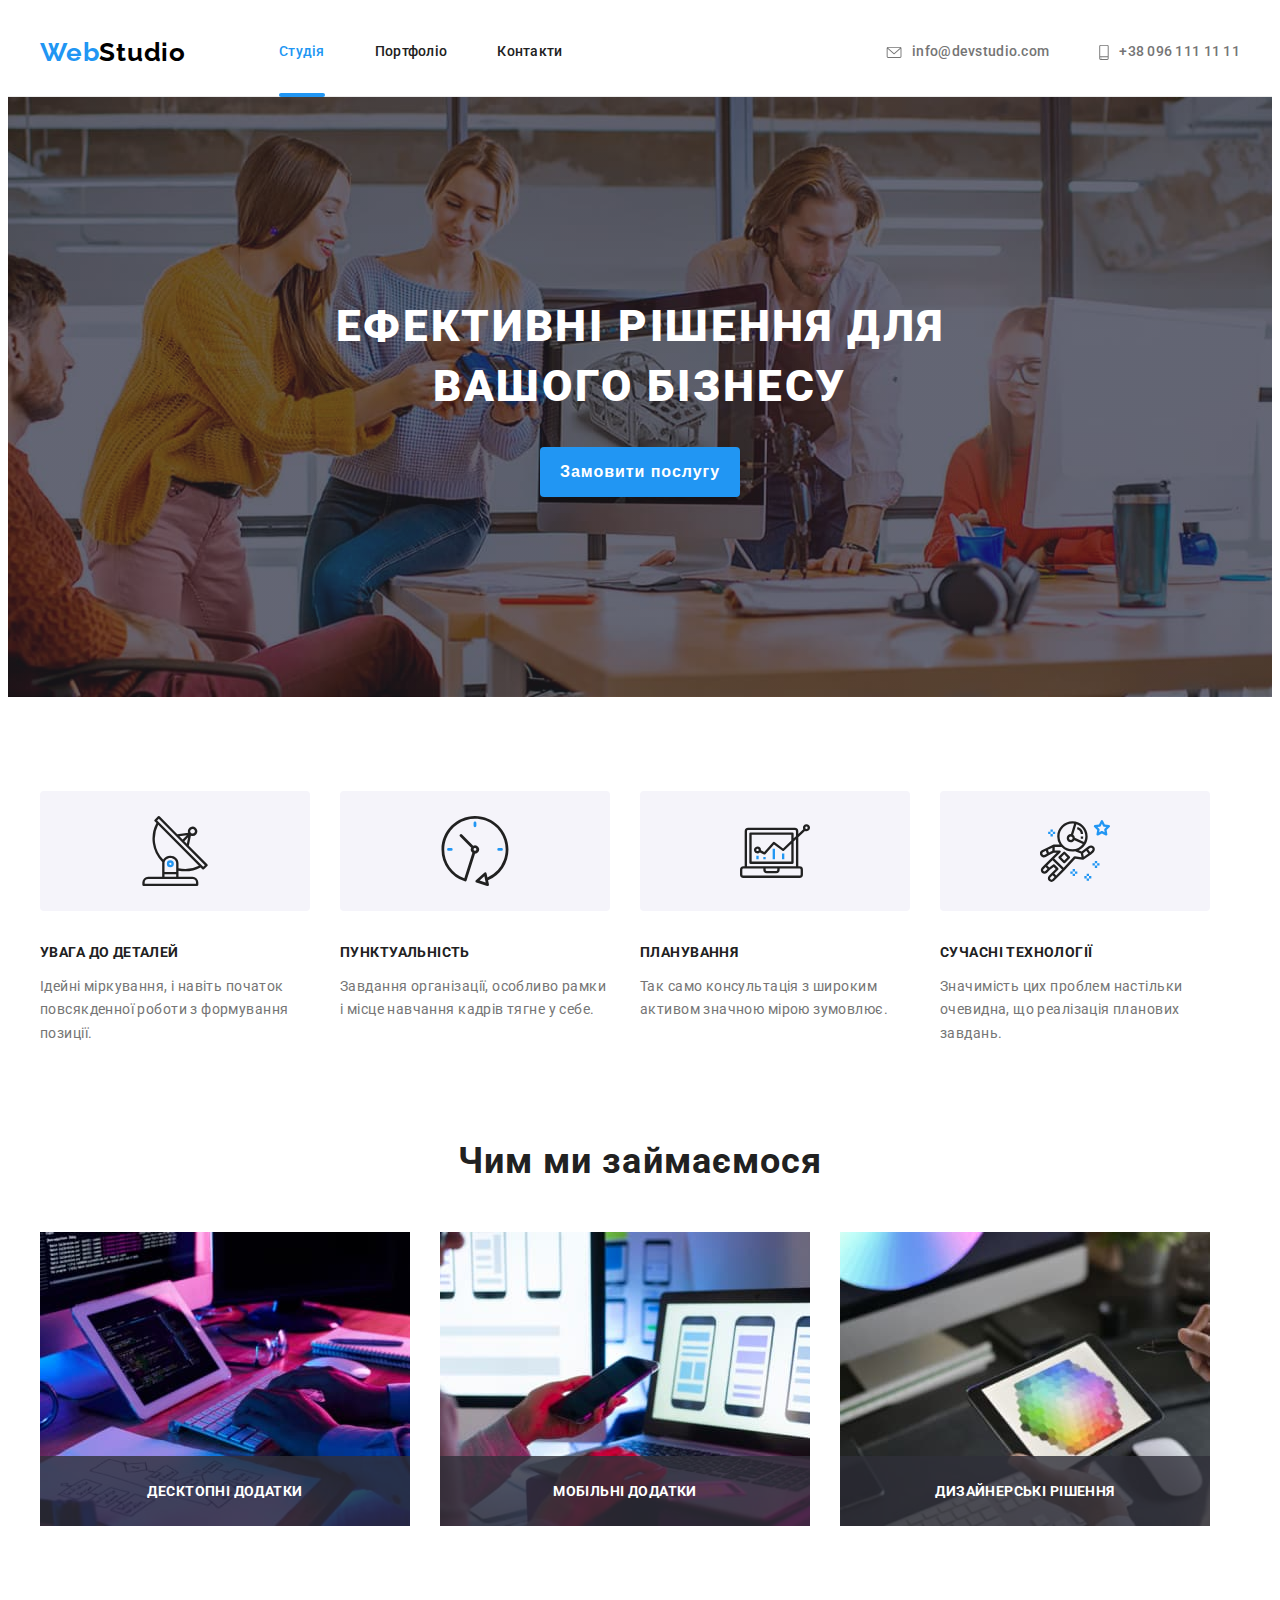
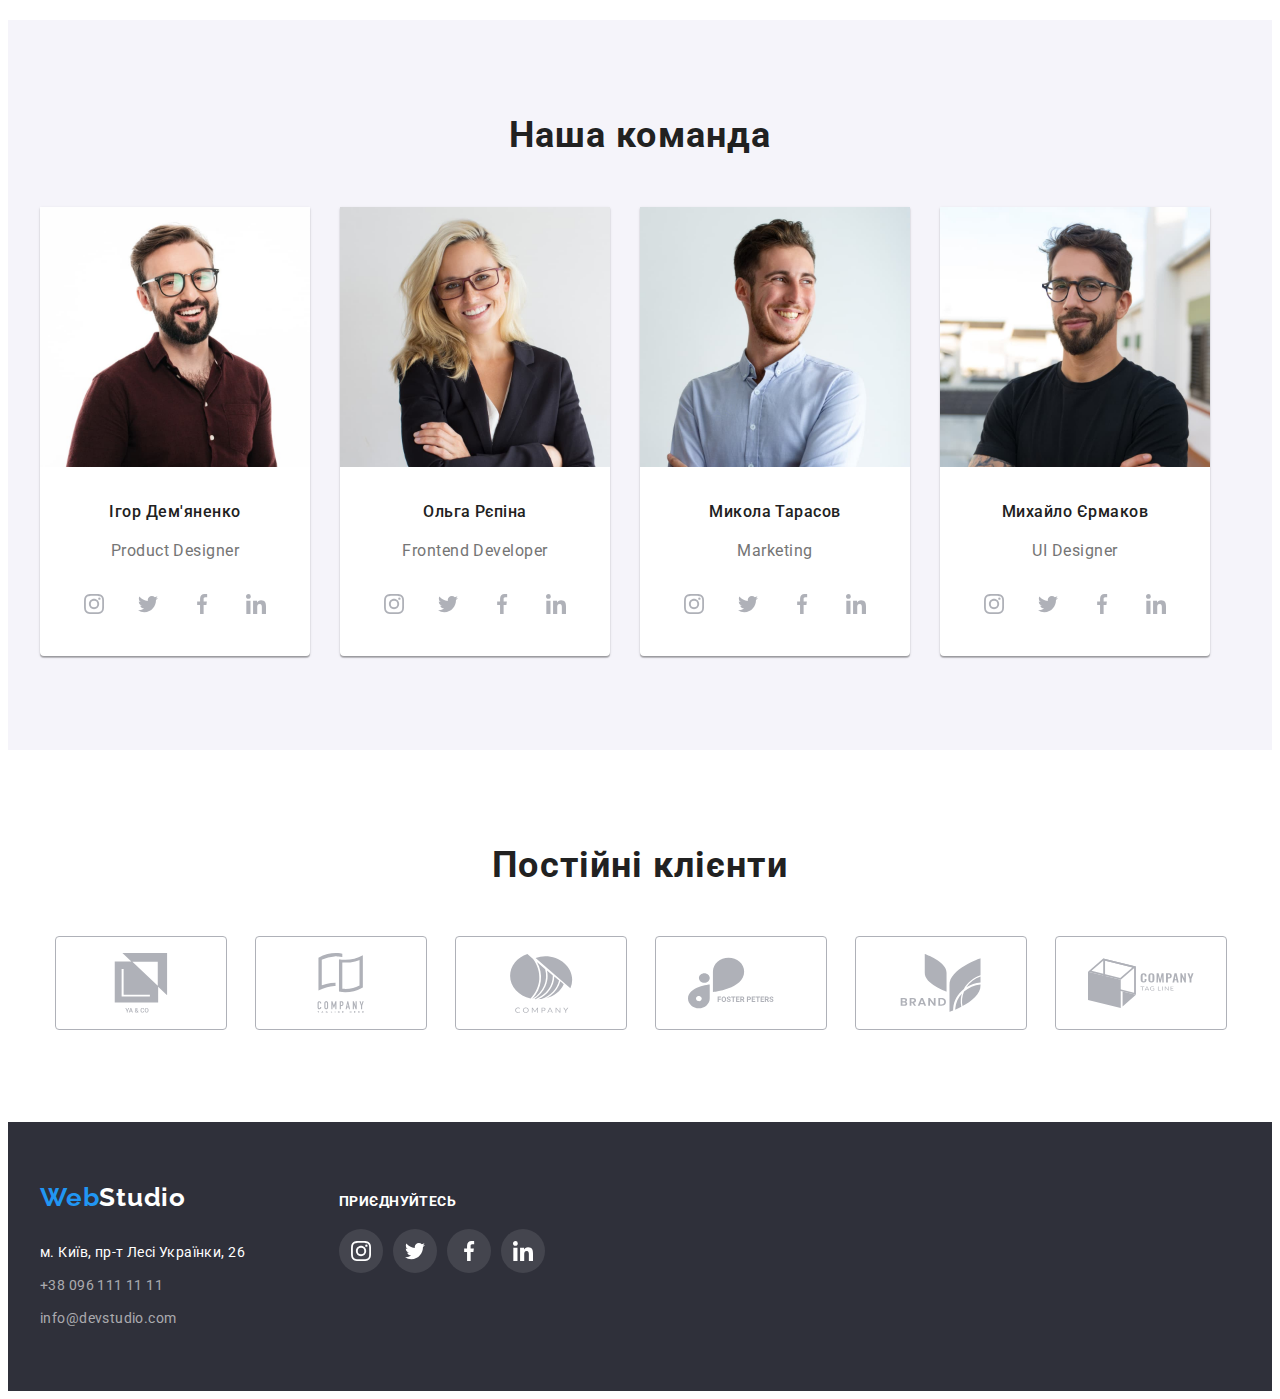
<file: index.html>
<!DOCTYPE html>
<html lang="uk">
  <head>
    <meta charset="UTF-8" />
    <meta name="viewport" content="width=device-width, initial-scale=1.0" />
    <title>Студія</title>
    <link rel="preconnect" href="https://fonts.googleapis.com" />
    <link rel="preconnect" href="https://fonts.gstatic.com" crossorigin />
    <link
      href="https://fonts.googleapis.com/css2?family=Raleway:wght@700&family=Roboto:wght@400;500;700;900&display=swap"
      rel="stylesheet"
    />
    <link
      rel="stylesheet"
      href="https://cdnjs.cloudflare.com/ajax/libs/modern-normalize/2.0.0/modern-normalize.min.css"
      integrity="sha512-4xo8blKMVCiXpTaLzQSLSw3KFOVPWhm/TRtuPVc4WG6kUgjH6J03IBuG7JZPkcWMxJ5huwaBpOpnwYElP/m6wg=="
      crossorigin="anonymous"
      referrerpolicy="no-referrer"
    />
    <link rel="stylesheet" href="./css/styles.css" />
  </head>
  <body>
    <!------------------------- HEADER --------------------->

    <header class="header">
      <div class="container header-container">
        <a class="logo header-logo link" href="index.html" lang="eu"
          >Web<span class="logo-color">Studio</span></a
        >
        <nav class="header-nav">
          <ul class="header-menu list">
            <li class="menu-item">
              <a class="menu-link current link" href="./index.html">Студія</a>
            </li>
            <li class="menu-item">
              <a class="menu-link link" href="./portfolio.html">Портфоліо</a>
            </li>
            <li class="menu-item">
              <a class="menu-link link" href="#address">Контакти</a>
            </li>
          </ul>
        </nav>
        <ul class="contacts list contacts-header">
          <li class="contacts-item">
            <a
              class="contacts-link link contacts-heder-icon"
              href="mailto:info@devstudio.com"
            >
              <svg width="16" height="12" class="heder-icon">
                <use href="./images/icons.svg#icon-envelope"></use>
              </svg>
              info@devstudio.com</a
            >
          </li>
          <li class="contacts-item">
            <a
              class="contacts-link link contacts-heder-icon"
              href="tel:+380961111111"
              ><svg width="10" height="16" class="heder-icon">
                <use href="./images/icons.svg#icon-smartphone"></use>
              </svg>
              +38 096 111 11 11</a
            >
          </li>
        </ul>
      </div>
    </header>
    <main class="main">
      <!-------------------- Hero ------------------>

      <section class="hero">
        <div class="container hero-container">
          <h1 class="hero-title">Ефективні рішення для вашого бізнесу</h1>
          <button type="button" class="hero-button" data-modal-open>
            Замовити послугу
          </button>
        </div>
      </section>

      <!-------------------Наші переваги--------------->

      <section class="advantages section">
        <div class="container">
          <h2 class="hiden-title visually-hidden">Наші переваги</h2>
          <ul class="advantages-list list">
            <li class="advantages-item">
              <div class="advantages-img">
                <svg width="70" height="70">
                  <use href="./images/icons.svg#icon-antenna"></use>
                </svg>
              </div>
              <h3 class="advantages-list-title">УВАГА ДО ДЕТАЛЕЙ</h3>
              <p class="advantages-text">
                Ідейні міркування, і навіть початок повсякденної роботи з
                формування позиції.
              </p>
            </li>
            <li class="advantages-item">
              <div class="advantages-img">
                <svg width="70" height="70">
                  <use href="./images/icons.svg#icon-clock"></use>
                </svg>
              </div>
              <h3 class="advantages-list-title">ПУНКТУАЛЬНІСТЬ</h3>
              <p class="advantages-text">
                Завдання організації, особливо рамки і місце навчання кадрів
                тягне у себе.
              </p>
            </li>
            <li class="advantages-item">
              <div class="advantages-img">
                <svg width="70" height="70">
                  <use href="./images/icons.svg#icon-diagram"></use>
                </svg>
              </div>
              <h3 class="advantages-list-title">ПЛАНУВАННЯ</h3>
              <p class="advantages-text">
                Так само консультація з широким активом значною мірою зумовлює.
              </p>
            </li>
            <li class="advantages-item">
              <div class="advantages-img">
                <svg width="70" height="70">
                  <use href="./images/icons.svg#icon-astronaut"></use>
                </svg>
              </div>
              <h3 class="advantages-list-title">СУЧАСНІ ТЕХНОЛОГІЇ</h3>
              <p class="advantages-text">
                Значимість цих проблем настільки очевидна, що реалізація
                планових завдань.
              </p>
            </li>
          </ul>
        </div>
      </section>

      <!-------------Наші послуги------------->

      <section class="services section">
        <div class="container">
          <h2 class="services-title">Чим ми займаємося</h2>
          <ul class="services-list list">
            <li class="services-item">
              <img
                src="./images/box.jpg"
                alt="розробка сайтів"
                width="370"
                height="294"
              />
              <div class="servise-wrap">
                <p class="servise-wrap-text">Десктопні додатки</p>
              </div>
            </li>
            <li class="services-item">
              <img
                src="./images/box2.jpg"
                alt="розробка мобільних додатків"
                width="370"
                height="294"
              />
              <div class="servise-wrap">
                <p class="servise-wrap-text">Мобільні додатки</p>
              </div>
            </li>
            <li class="services-item">
              <img
                src="./images/box3.jpg"
                alt="веб дизайн"
                width="370"
                height="294"
              />
              <div class="servise-wrap">
                <p class="servise-wrap-text">Дизайнерські рішення</p>
              </div>
            </li>
          </ul>
        </div>
      </section>

      <!-----------------Наша команда---------------------------->

      <section class="team section">
        <div class="container">
          <h2 class="team-title">Наша команда</h2>
          <ul class="team-list list">
            <li class="team-item">
              <img
                src="./images/team/team1.jpg"
                alt="Фото"
                width="270"
                height="260"
              />
              <div class="team-card-container">
                <h3 class="team-list-title">Ігор Дем'яненко</h3>
                <p class="team-text">Product Designer</p>
                <ul class="team-soc-list list">
                  <li class="team-soc-item">
                    <a
                      href=""
                      class="team-soc-link link"
                      target="_blank"
                      rel="noopener"
                    >
                      <svg class="team-soc-icon">
                        <use href="./images/icons.svg#icon-instagram"></use>
                      </svg>
                    </a>
                  </li>
                  <li class="team-soc-item">
                    <a
                      href=""
                      class="team-soc-link link"
                      target="_blank"
                      rel="noopener"
                    >
                      <svg class="team-soc-icon">
                        <use href="./images/icons.svg#icon-twitter"></use>
                      </svg>
                    </a>
                  </li>
                  <li class="team-soc-item">
                    <a
                      href=""
                      class="team-soc-link link"
                      target="_blank"
                      rel="noopener"
                    >
                      <svg class="team-soc-icon">
                        <use href="./images/icons.svg#icon-facebook"></use>
                      </svg>
                    </a>
                  </li>
                  <li class="team-soc-item">
                    <a
                      href=""
                      class="team-soc-link link"
                      target="_blank"
                      rel="noopener"
                    >
                      <svg class="team-soc-icon">
                        <use href="./images/icons.svg#icon-linkedin"></use>
                      </svg>
                    </a>
                  </li>
                </ul>
              </div>
            </li>
            <li class="team-item">
              <img
                src="./images/team/team2.jpg"
                alt="Фото"
                width="270"
                height="260"
              />
              <div class="team-card-container">
                <h3 class="team-list-title">Ольга Рєпіна</h3>
                <p class="team-text">Frontend Developer</p>
                <ul class="team-soc-list list">
                  <li class="team-soc-item">
                    <a
                      href=""
                      class="team-soc-link link"
                      target="_blank"
                      rel="noopener"
                    >
                      <svg class="team-soc-icon">
                        <use href="./images/icons.svg#icon-instagram"></use>
                      </svg>
                    </a>
                  </li>
                  <li class="team-soc-item">
                    <a
                      href=""
                      class="team-soc-link link"
                      target="_blank"
                      rel="noopener"
                    >
                      <svg class="team-soc-icon">
                        <use href="./images/icons.svg#icon-twitter"></use>
                      </svg>
                    </a>
                  </li>
                  <li class="team-soc-item">
                    <a
                      href=""
                      class="team-soc-link link"
                      target="_blank"
                      rel="noopener"
                    >
                      <svg class="team-soc-icon">
                        <use href="./images/icons.svg#icon-facebook"></use>
                      </svg>
                    </a>
                  </li>
                  <li class="team-soc-item">
                    <a
                      href=""
                      class="team-soc-link link"
                      target="_blank"
                      rel="noopener"
                    >
                      <svg class="team-soc-icon">
                        <use href="./images/icons.svg#icon-linkedin"></use>
                      </svg>
                    </a>
                  </li>
                </ul>
              </div>
            </li>
            <li class="team-item">
              <img
                src="./images/team/team3.jpg"
                alt="Фото"
                width="270"
                height="260"
              />
              <div class="team-card-container">
                <h3 class="team-list-title">Микола Тарасов</h3>
                <p class="team-text">Marketing</p>
                <ul class="team-soc-list list">
                  <li class="team-soc-item">
                    <a
                      href=""
                      class="team-soc-link link"
                      target="_blank"
                      rel="noopener"
                      ><svg class="team-soc-icon">
                        <use href="./images/icons.svg#icon-instagram"></use>
                      </svg>
                    </a>
                  </li>
                  <li class="team-soc-item">
                    <a
                      href=""
                      class="team-soc-link link"
                      target="_blank"
                      rel="noopener"
                    >
                      <svg class="team-soc-icon">
                        <use href="./images/icons.svg#icon-twitter"></use>
                      </svg>
                    </a>
                  </li>
                  <li class="team-soc-item">
                    <a
                      href=""
                      class="team-soc-link link"
                      target="_blank"
                      rel="noopener"
                    >
                      <svg class="team-soc-icon">
                        <use href="./images/icons.svg#icon-facebook"></use>
                      </svg>
                    </a>
                  </li>
                  <li class="team-soc-item">
                    <a
                      href=""
                      class="team-soc-link link"
                      target="_blank"
                      rel="noopener"
                    >
                      <svg class="team-soc-icon">
                        <use href="./images/icons.svg#icon-linkedin"></use>
                      </svg>
                    </a>
                  </li>
                </ul>
              </div>
            </li>
            <li class="team-item">
              <img
                src="./images/team/team4.jpg"
                alt="Фото"
                width="270"
                height="260"
              />
              <div class="team-card-container">
                <h3 class="team-list-title">Михайло Єрмаков</h3>
                <p class="team-text">UI Designer</p>
                <ul class="team-soc-list list">
                  <li class="team-soc-item">
                    <a
                      href=""
                      class="team-soc-link link"
                      target="_blank"
                      rel="noopener"
                    >
                      <svg class="team-soc-icon">
                        <use href="./images/icons.svg#icon-instagram"></use>
                      </svg>
                    </a>
                  </li>
                  <li class="team-soc-item">
                    <a
                      href=""
                      class="team-soc-link link"
                      target="_blank"
                      rel="noopener"
                    >
                      <svg class="team-soc-icon">
                        <use href="./images/icons.svg#icon-twitter"></use>
                      </svg>
                    </a>
                  </li>
                  <li class="team-soc-item">
                    <a
                      href=""
                      class="team-soc-link link"
                      target="_blank"
                      rel="noopener"
                    >
                      <svg class="team-soc-icon">
                        <use href="./images/icons.svg#icon-facebook"></use>
                      </svg>
                    </a>
                  </li>
                  <li class="team-soc-item">
                    <a
                      href=""
                      class="team-soc-link link"
                      target="_blank"
                      rel="noopener"
                    >
                      <svg class="team-soc-icon">
                        <use href="./images/icons.svg#icon-linkedin"></use>
                      </svg>
                    </a>
                  </li>
                </ul>
              </div>
            </li>
          </ul>
        </div>
      </section>

      <!---------- постійні клієнти ----------->

      <section class="regular-customers">
        <div class="container">
          <h2 class="regular-customers-title">Постійні клієнти</h2>
          <ul class="regular-customers-list list">
            <li class="regular-customers-item">
              <a href="" class="regular-customers-link link">
                <svg class="regular-customer-icon" width="106" height="60">
                  <use href="./images/icons.svg#icon-group"></use>
                </svg>
              </a>
            </li>
            <li class="regular-customers-item">
              <a href="" class="regular-customers-link link">
                <svg class="regular-customer-icon" width="106" height="60">
                  <use href="./images/icons.svg#icon-group-1"></use>
                </svg>
              </a>
            </li>
            <li class="regular-customers-item">
              <a href="" class="regular-customers-link link">
                <svg class="regular-customer-icon" width="106" height="60">
                  <use href="./images/icons.svg#icon-group-2"></use>
                </svg>
              </a>
            </li>
            <li class="regular-customers-item">
              <a href="" class="regular-customers-link link">
                <svg class="regular-customer-icon" width="106" height="60">
                  <use href="./images/icons.svg#icon-group-3"></use>
                </svg>
              </a>
            </li>
            <li class="regular-customers-item">
              <a href="" class="regular-customers-link link">
                <svg class="regular-customer-icon" width="106" height="60">
                  <use href="./images/icons.svg#icon-group-4"></use>
                </svg>
              </a>
            </li>
            <li class="regular-customers-item">
              <a href="" class="regular-customers-link link">
                <svg class="regular-customer-icon" width="106" height="60">
                  <use href="./images/icons.svg#icon-group-5"></use>
                </svg>
              </a>
            </li>
          </ul>
        </div>
      </section>
    </main>
    <!---------------- FOOTER ------------------>

    <footer class="footer">
      <div class="container footer-wrap">
        <div class="footer-nav-wrap">
          <a class="logo logo-footer link" href="index.html" lang="eu"
            >Web<span class="logo-color-footer">Studio</span></a
          >
          <address class="address-footer" id="address">
            <p class="address-text">м. Київ, пр-т Лесі Українки, 26</p>
            <ul class="contacts list contacts-footer">
              <li class="contacts-item contacts-item-footer">
                <a
                  class="contacts-link link contacst-footer"
                  href="tel:+380961111111"
                  >+38 096 111 11 11</a
                >
              </li>
              <li class="contacts-item">
                <a
                  class="contacts-link link contacst-footer"
                  href="mailto:info@devstudio.com"
                  >info@devstudio.com</a
                >
              </li>
            </ul>
          </address>
        </div>
        <div class="footer-soc">
          <p class="footer-soc-text">приєднуйтесь</p>
          <ul class="footer-soc-list list">
            <li class="footer-soc-item">
              <a href="" class="footer-soc-link link">
                <svg class="footer-soc-icon">
                  <use href="./images/icons.svg#icon-instagram"></use>
                </svg>
              </a>
            </li>
            <li class="footer-soc-item">
              <a href="" class="footer-soc-link link">
                <svg class="footer-soc-icon">
                  <use href="./images/icons.svg#icon-twitter"></use>
                </svg>
              </a>
            </li>
            <li class="footer-soc-item">
              <a href="" class="footer-soc-link link">
                <svg class="footer-soc-icon">
                  <use href="./images/icons.svg#icon-facebook"></use>
                </svg>
              </a>
            </li>
            <li class="footer-soc-item">
              <a href="" class="footer-soc-link link">
                <svg class="footer-soc-icon">
                  <use href="./images/icons.svg#icon-linkedin"></use>
                </svg>
              </a>
            </li>
          </ul>
        </div>
      </div>
    </footer>
    <div class="backdrop is-hidden" data-modal>
      <div class="modal">
        <button type="button" class="modal-close" data-modal-close>
          <svg class="modal-close-icon" width="18" height="18">
            <use href="./images/icons.svg#icon-close-black"></use>
          </svg>
        </button>
      </div>
    </div>
    <script src="./js/modal.js"></script>
  </body>
</html>
</file>
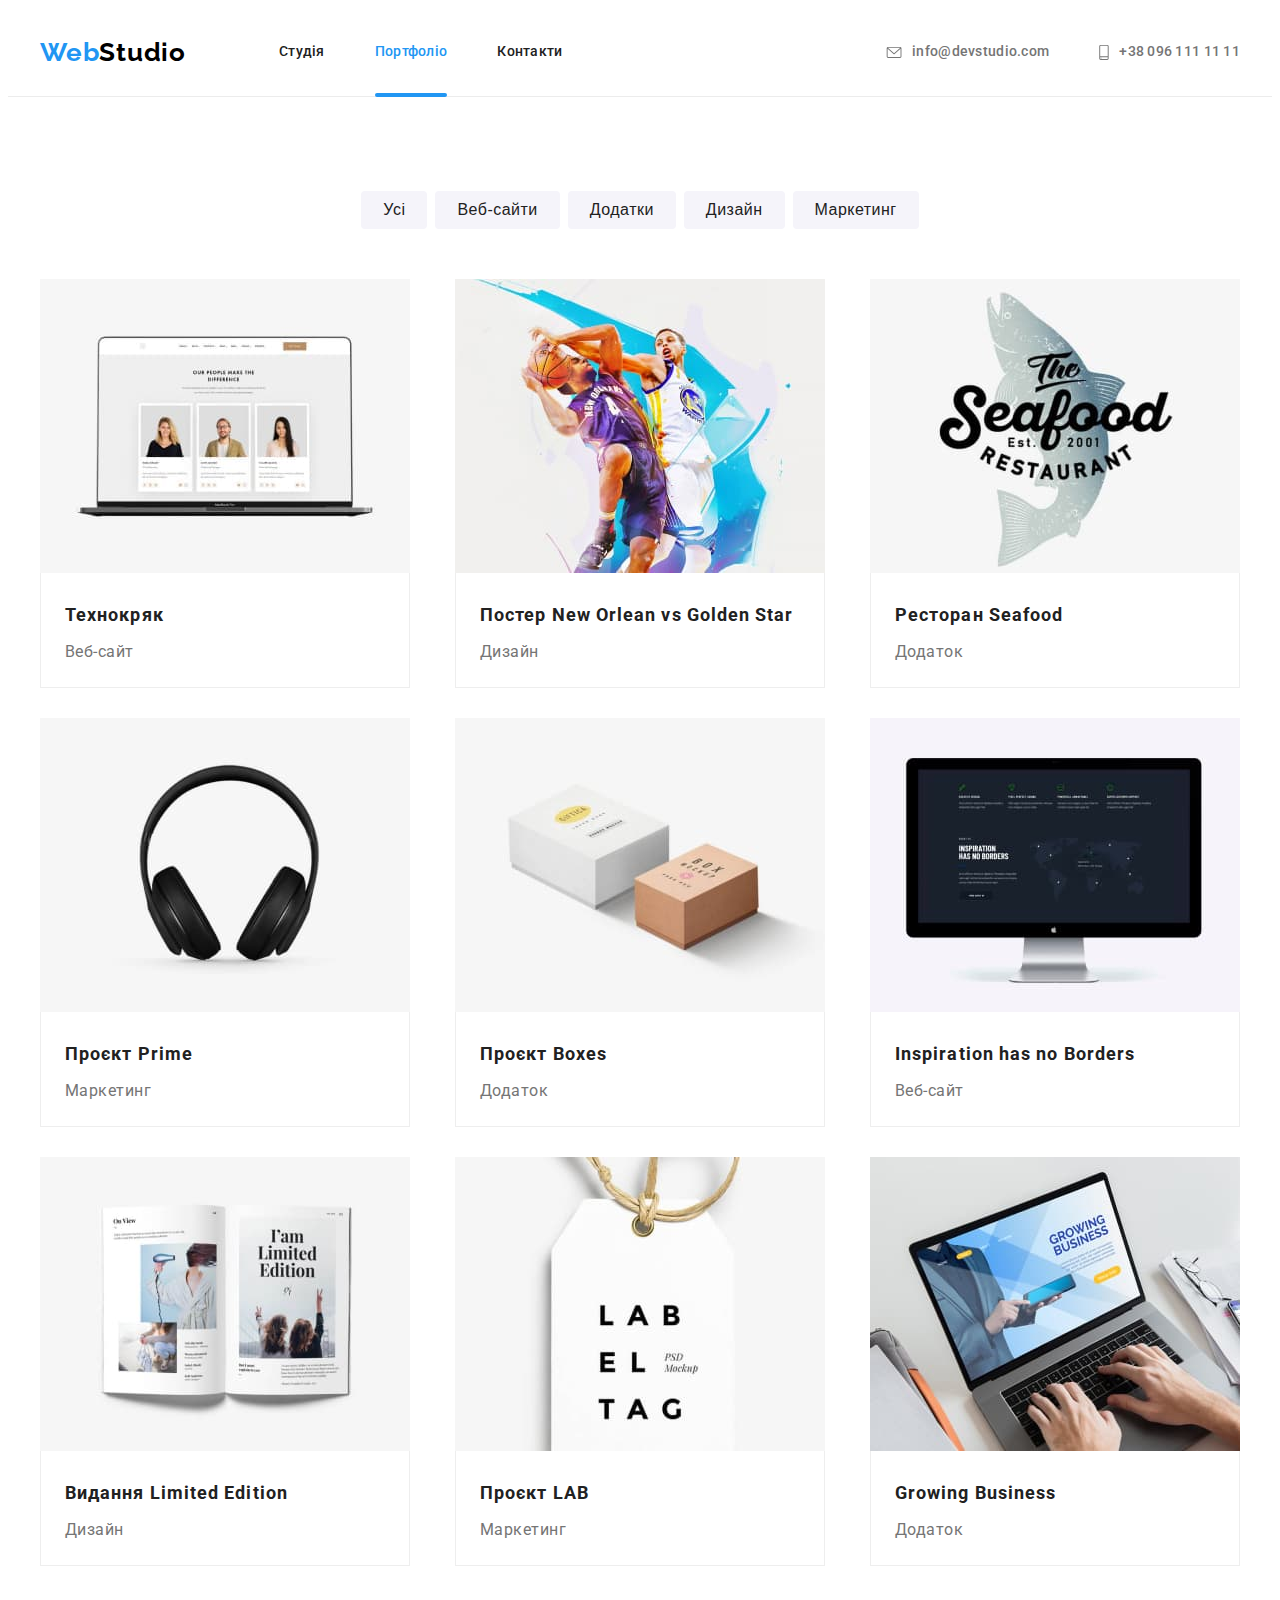
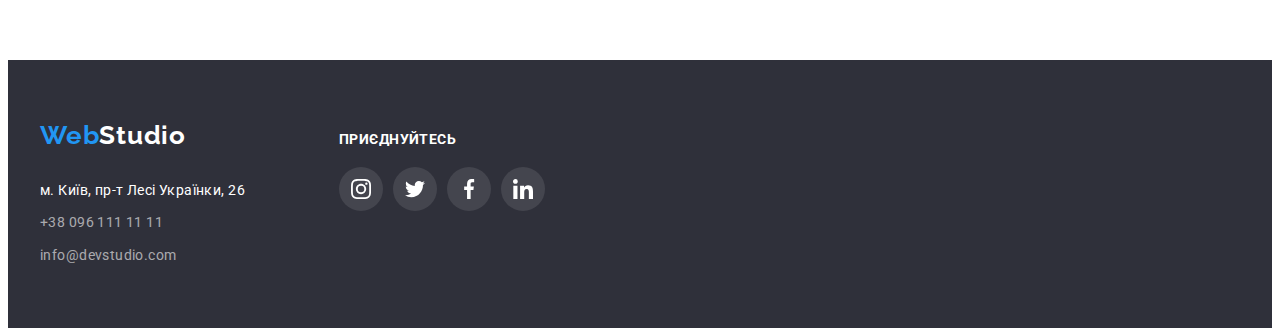
<file: portfolio.html>
<!DOCTYPE html>
<html lang="uk">
  <head>
    <meta charset="UTF-8" />
    <meta name="viewport" content="width=device-width, initial-scale=1.0" />
    <title>Студія</title>
    <link rel="preconnect" href="https://fonts.googleapis.com" />
    <link rel="preconnect" href="https://fonts.gstatic.com" crossorigin />
    <link
      href="https://fonts.googleapis.com/css2?family=Raleway:wght@700&family=Roboto:wght@400;500;700;900&display=swap"
      rel="stylesheet"
    />
    <link
      rel="stylesheet"
      href="https://cdnjs.cloudflare.com/ajax/libs/modern-normalize/2.0.0/modern-normalize.min.css"
      integrity="sha512-4xo8blKMVCiXpTaLzQSLSw3KFOVPWhm/TRtuPVc4WG6kUgjH6J03IBuG7JZPkcWMxJ5huwaBpOpnwYElP/m6wg=="
      crossorigin="anonymous"
      referrerpolicy="no-referrer"
    />
    <link rel="stylesheet" href="./css/styles.css" />
  </head>
  <body>
    <header class="header">
      <div class="container header-container">
        <a class="logo header-logo link" href="index.html" lang="eu"
          >Web<span class="logo-color">Studio</span></a
        >
        <nav class="header-nav">
          <ul class="header-menu list">
            <li class="menu-item">
              <a class="menu-link link" href="index.html">Студія</a>
            </li>
            <li class="menu-item">
              <a class="menu-link current link" href="portfolio.html"
                >Портфоліо</a
              >
            </li>
            <li class="menu-item">
              <a class="menu-link link" href="#address">Контакти</a>
            </li>
          </ul>
        </nav>
        <ul class="contacts list contacts-header">
          <li class="contacts-item">
            <a
              class="contacts-link link contacts-heder-icon"
              href="mailto:info@devstudio.com"
            >
              <svg width="16" height="12" class="heder-icon">
                <use href="./images/icons.svg#icon-envelope"></use>
              </svg>
              info@devstudio.com</a
            >
          </li>
          <li class="contacts-item">
            <a
              class="contacts-link link contacts-heder-icon"
              href="tel:+380961111111"
              ><svg width="10" height="16" class="heder-icon">
                <use href="./images/icons.svg#icon-smartphone"></use>
              </svg>
              +38 096 111 11 11</a
            >
          </li>
        </ul>
      </div>
    </header>
    <main class="main">
      <section class="portfolio">
        <div class="container">
          <h2 class="hiden-title visually-hidden">Портфоліо</h2>
          <ul class="portfolio-filtr list">
            <li><button type="button" class="filtr-button">Усі</button></li>
            <li>
              <button type="button" class="filtr-button">Веб-сайти</button>
            </li>
            <li><button type="button" class="filtr-button">Додатки</button></li>
            <li><button type="button" class="filtr-button">Дизайн</button></li>
            <li>
              <button type="button" class="filtr-button">Маркетинг</button>
            </li>
          </ul>
          <ul class="portfolio-list list">
            <li class="portfolio-item">
              <a class="portfolio-link link" href="">
                <div class="portfolio-cover-wrap">
                  <img
                    src="./images/portfolio/img-portfolio1.jpg"
                    alt=""
                    width="370"
                    height="294"
                  />
                  <p class="portfolio-cover-text">
                    Ресурс пропонує комплексні пропозиції з різним рівнем
                    функціоналу та сервісів. Все це дозволить відвідувачу
                    отримати вичерпні відомості про компанію чи приватну особу.
                  </p>
                </div>
                <div class="portfolio-card-container">
                  <h3 class="portfolio-item-title">Технокряк</h3>
                  <p class="portfolio-text">Веб-сайт</p>
                </div>
              </a>
            </li>
            <li class="portfolio-item">
              <a class="portfolio-link link" href="">
                <div class="portfolio-cover-wrap">
                  <img
                    src="./images/portfolio/img-portfolio2.jpg"
                    alt=""
                    width="370"
                    height="294"
                  />
                  <p class="portfolio-cover-text">
                    Ресурс пропонує комплексні пропозиції з різним рівнем
                    функціоналу та сервісів. Все це дозволить відвідувачу
                    отримати вичерпні відомості про компанію чи приватну особу.
                  </p>
                </div>
                <div class="portfolio-card-container">
                  <h3 class="portfolio-item-title">
                    Постер <span lang="eu">New Orlean vs Golden Star</span>
                  </h3>
                  <p class="portfolio-text">Дизайн</p>
                </div>
              </a>
            </li>
            <li class="portfolio-item">
              <a class="portfolio-link link" href="">
                <div class="portfolio-cover-wrap">
                  <img
                    src="./images/portfolio/img-portfolio3.jpg"
                    alt=""
                    width="370"
                    height="294"
                  />
                  <p class="portfolio-cover-text">
                    Ресурс пропонує комплексні пропозиції з різним рівнем
                    функціоналу та сервісів. Все це дозволить відвідувачу
                    отримати вичерпні відомості про компанію чи приватну особу.
                  </p>
                </div>
                <div class="portfolio-card-container">
                  <h3 class="portfolio-item-title">
                    Ресторан <span lang="eu">Seafood</span>
                  </h3>
                  <p class="portfolio-text">Додаток</p>
                </div>
              </a>
            </li>
            <li class="portfolio-item">
              <a class="portfolio-link link" href="">
                <div class="portfolio-cover-wrap">
                  <img
                    src="./images/portfolio/img-portfolio4.jpg"
                    alt=""
                    width="370"
                    height="294"
                  />
                  <p class="portfolio-cover-text">
                    Ресурс пропонує комплексні пропозиції з різним рівнем
                    функціоналу та сервісів. Все це дозволить відвідувачу
                    отримати вичерпні відомості про компанію чи приватну особу.
                  </p>
                </div>
                <div class="portfolio-card-container">
                  <h3 class="portfolio-item-title">
                    Проєкт <span lang="eu">Prime</span>
                  </h3>
                  <p class="portfolio-text">Маркетинг</p>
                </div>
              </a>
            </li>
            <li class="portfolio-item">
              <a class="portfolio-link link" href="">
                <div class="portfolio-cover-wrap">
                  <img
                    src="./images/portfolio/img-portfolio5.jpg"
                    alt=""
                    width="370"
                    height="294"
                  />
                  <p class="portfolio-cover-text">
                    Ресурс пропонує комплексні пропозиції з різним рівнем
                    функціоналу та сервісів. Все це дозволить відвідувачу
                    отримати вичерпні відомості про компанію чи приватну особу.
                  </p>
                </div>
                <div class="portfolio-card-container">
                  <h3 class="portfolio-item-title">
                    Проєкт <span lang="eu">Boxes</span>
                  </h3>
                  <p class="portfolio-text">Додаток</p>
                </div>
              </a>
            </li>
            <li class="portfolio-item">
              <a class="portfolio-link link" href="">
                <div class="portfolio-cover-wrap">
                  <img
                    src="./images/portfolio/img-portfolio6.jpg"
                    alt=""
                    width="370"
                    height="294"
                  />
                  <p class="portfolio-cover-text">
                    Ресурс пропонує комплексні пропозиції з різним рівнем
                    функціоналу та сервісів. Все це дозволить відвідувачу
                    отримати вичерпні відомості про компанію чи приватну особу.
                  </p>
                </div>
                <div class="portfolio-card-container">
                  <h3 class="portfolio-item-title" lang="eu">
                    Inspiration has no Borders
                  </h3>
                  <p class="portfolio-text">Веб-сайт</p>
                </div>
              </a>
            </li>
            <li class="portfolio-item">
              <a class="portfolio-link link" href="">
                <div class="portfolio-cover-wrap">
                  <img
                    src="./images/portfolio/img-portfolio7.jpg"
                    alt=""
                    width="370"
                    height="294"
                  />
                  <p class="portfolio-cover-text">
                    Ресурс пропонує комплексні пропозиції з різним рівнем
                    функціоналу та сервісів. Все це дозволить відвідувачу
                    отримати вичерпні відомості про компанію чи приватну особу.
                  </p>
                </div>
                <div class="portfolio-card-container">
                  <h3 class="portfolio-item-title">
                    Видання <span lang="eu">Limited Edition</span>
                  </h3>
                  <p class="portfolio-text">Дизайн</p>
                </div>
              </a>
            </li>
            <li class="portfolio-item">
              <a class="portfolio-link link" href="">
                <div class="portfolio-cover-wrap">
                  <img
                    src="./images/portfolio/img-portfolio8.jpg"
                    alt=""
                    width="370"
                    height="294"
                  />
                  <p class="portfolio-cover-text">
                    Ресурс пропонує комплексні пропозиції з різним рівнем
                    функціоналу та сервісів. Все це дозволить відвідувачу
                    отримати вичерпні відомості про компанію чи приватну особу.
                  </p>
                </div>
                <div class="portfolio-card-container">
                  <h3 class="portfolio-item-title">
                    Проєкт <span lang="eu">LAB</span>
                  </h3>
                  <p class="portfolio-text">Маркетинг</p>
                </div>
              </a>
            </li>
            <li class="portfolio-item">
              <a class="portfolio-link link" href="">
                <div class="portfolio-cover-wrap">
                  <img
                    src="./images/portfolio/img-portfolio9.jpg"
                    alt=""
                    width="370"
                    height="294"
                  />
                  <p class="portfolio-cover-text">
                    Ресурс пропонує комплексні пропозиції з різним рівнем
                    функціоналу та сервісів. Все це дозволить відвідувачу
                    отримати вичерпні відомості про компанію чи приватну особу.
                  </p>
                </div>
                <div class="portfolio-card-container">
                  <h3 class="portfolio-item-title" lang="eu">
                    Growing Business
                  </h3>
                  <p class="portfolio-text">Додаток</p>
                </div>
              </a>
            </li>
          </ul>
        </div>
      </section>
    </main>
    <!------------FOOTER------------->
    <footer class="footer">
      <div class="container footer-wrap">
        <div class="footer-nav-wrap">
          <a class="logo logo-footer link" href="index.html" lang="eu"
            >Web<span class="logo-color-footer">Studio</span></a
          >
          <address class="address-footer" id="address">
            <p class="address-text">м. Київ, пр-т Лесі Українки, 26</p>
            <ul class="contacts list contacts-footer">
              <li class="contacts-item contacts-item-footer">
                <a
                  class="contacts-link link contacst-footer"
                  href="tel:+380961111111"
                  >+38 096 111 11 11</a
                >
              </li>
              <li class="contacts-item">
                <a
                  class="contacts-link link contacst-footer"
                  href="mailto:info@devstudio.com"
                  >info@devstudio.com</a
                >
              </li>
            </ul>
          </address>
        </div>
        <div class="footer-soc">
          <p class="footer-soc-text">приєднуйтесь</p>
          <ul class="footer-soc-list list">
            <li class="footer-soc-item">
              <a href="" class="footer-soc-link link">
                <svg class="footer-soc-icon">
                  <use href="./images/icons.svg#icon-instagram"></use>
                </svg>
              </a>
            </li>
            <li class="footer-soc-item">
              <a href="" class="footer-soc-link link">
                <svg class="footer-soc-icon">
                  <use href="./images/icons.svg#icon-twitter"></use>
                </svg>
              </a>
            </li>
            <li class="footer-soc-item">
              <a href="" class="footer-soc-link link">
                <svg class="footer-soc-icon">
                  <use href="./images/icons.svg#icon-facebook"></use>
                </svg>
              </a>
            </li>
            <li class="footer-soc-item">
              <a href="" class="footer-soc-link link">
                <svg class="footer-soc-icon">
                  <use href="./images/icons.svg#icon-linkedin"></use>
                </svg>
              </a>
            </li>
          </ul>
        </div>
      </div>
    </footer>
  </body>
</html>
</file>
<file: css/styles.css>
:root {
    --main-color: #fff;
    --first-color: #2F303A;
    --second-color: #F5F4FA;
    --first-text-color: #212121;
    --second-text-color: #757575;
    --hover-color: #2196F3;
    --button-first-color: #2196F3;
    --button-second-color: #F5F4FA;
    --icon-color: #AFB1B8;
    --first-lh: 1.71;
    --second-lh: 1.87;
    --time-transform: 250ms cubic-bezier(0.4, 0, 0.2, 1);
}

p, h1, h2, h3, h4, h5, h6 {
    margin: 0 auto;
}

ul, ol {
    margin: 0;
    padding: 0;
}

img {
    display: block;
}

.container {
    width: 1200px;
    padding-left: 15px;
    padding-right: 15px;
    margin: 0 auto;
}

body {
    font-family: "Roboto", sans-serif;
    font-style: normal;
    background-color: var(--main-color);
    color: var(--first-text-color);
}


.logo {
    font-family: "Raleway", sans-serif;
    font-size: 26px;
    font-weight: 700;
    line-height: 1.19;
    letter-spacing: 0.78px;
    color: var(--hover-color);
}

.logo-color {
    color: #000;
}

.logo-color-footer {
    color: var(--main-color);
}

.list {
    list-style: none;
}


.link {
    text-decoration: none;
    
}

.hiden-title, .services-title, .team-title, .regular-customers-title {
    text-align: center;
    font-size: 36px;
    line-height: 1.17;
    letter-spacing: 1.08px;
}

.visually-hidden {
    position: absolute;
    width: 1px;
    height: 1px;
    margin: -1px;
    border: 0;
    padding: 0;

    white-space: nowrap;
    clip-path: inset(100%);
    clip: rect(0 0 0 0);
    overflow: hidden;
}


/*--------------------------------------- header -----------------------------------------------------*/ 

.header {
    border-bottom: 1px solid #ECECEC;
}

.menu-link {
    color: var(--first-text-color);
    font-size: 14px;
    font-weight: 500;
    line-height: var(--first-lh);
    letter-spacing: 0.28px;
    transition: color var(--time-transform);
}

 .menu-link:hover, .menu-link:focus {
    color: var(--hover-color);
 }

.contacts-link {
    color: var(--second-text-color);
    font-size: 14px;
    font-weight: 500;
    line-height: var(--first-lh);
    letter-spacing: 0.28px;
    display: flex;
    align-items: center;
    transition: color var(--time-transform);
}

.heder-icon {
    margin-right: 10px;
    fill: currentColor;
    transition: color var(--time-transform), fill var(--time-transform);
}

 .contacts-link:hover, .contacts-link:focus {
    color: var(--hover-color);
 }

 .contacts-link:hover .heder-icon,
 .contacts-link:focus .heder-icon {
     color: var(--hover-color);
     fill: var(--hover-color);
 }

 .header-menu .menu-item .menu-link.current {
    color: var(--hover-color);
 }

 .header-container {
    display: flex;
    align-items: center;
 }

 .header-menu {
    display: flex;
    align-items: center;
    gap: 50px;
 }

 .contacts-header {
     display: flex;
     align-items: center;
     margin-left: auto;
     gap: 50px;
 }

 .header-logo {
    margin-right: 93px;
 }

 .menu-item .menu-link {
        display: block;
        padding-top: 32px;
        padding-bottom: 32px;
 }
 
 .menu-item {
    position: relative;
 }

 .menu-link.current::after {
    content: '';
    width: 100%;
    height: 4px;
    background-color: var(--hover-color);
    border-radius: 2px;
    display: block;
    position: absolute;
    top: 85px;
}

/*--------------------------------------- hero -----------------------------------------------------*/

 .hero {
    background-color: var(--first-color);
    padding-top: 200px;
    padding-bottom: 200px;
    text-align: center;
    background-image: linear-gradient(rgba(47, 48, 58, 0.4), rgba(47, 48, 58, 0.4)), url(../images/hero-bg.jpg);
    background-repeat: no-repeat;
    background-position: center;
    background-size: cover;
    max-width: 1600px;
    margin: 0 auto;
 }

 .hero-title {
    color: var(--main-color); 
    text-align: center;
    font-size: 44px;
    font-weight: 900;
    line-height: 1.36;
    letter-spacing: 2.64px;
    text-transform: uppercase;
    margin-bottom: 30px;
    max-width: 696px;
 }

 .hero-button {
    border-radius: 4px;
    background-color: var(--button-first-color);
    color: var(--main-color);
    text-align: center;
    font-size: 16px;
    font-weight: 700;
    line-height: var(--second-lh);
    letter-spacing: 0.96px;
    border-radius: 4px;
    border: 0px;
    box-shadow: 0 4px 4px 0 rgba(0, 0, 0, 0.15);
    cursor: pointer;
    min-width: 200px;
    min-height: 50px;
    transition: background-color var(--time-transform), color var(--time-transform), min-width var(--time-transform);
 }

 .hero-button:hover, .hero-button:focus {
    background-color: #188CE8;
    color: var(--main-color);
    min-width: 216px;
 }



 /*--------------------------------------- advantages -----------------------------------------------------*/

 .advantages {
    padding-top: 94px;
    padding-bottom: 94px;
 }

.advantages-list-title {
    font-size: 14px;
    font-weight: 700;
    line-height: var(--first-lh);
    letter-spacing: 0.42px;
    text-transform: uppercase;
    margin-bottom: 10px;
}

.advantages-text {
    color: var(--second-text-color);
    font-size: 14px;
    line-height: var(--first-lh);
    letter-spacing: 0.42px;
}

.advantages-list {
    display: flex;
    gap: 30px;
}

.advantages-item {
    max-width: 270px;
}

.advantages-img {
    border-radius: 4px;
    width: 270px;
    height: 120px;
    background-color: var(--second-color);
    margin-bottom: 30px;
    display: flex;
    align-items: center;
    justify-content: center;
}
/*--------------------------------------- service -----------------------------------------------------*/

.services {
    padding-bottom: 94px;
}

.services-title {
    margin-bottom: 50px;
}

.services-list {
    display: flex;
    gap: 30px;
}

.services-item {
    position: relative;
}

.servise-wrap {
    position: absolute;
    bottom: 0;
    background-color: rgba(47, 48, 58, 0.8);
    width: 100%;
    height: 70px;
    display: flex;
    align-items: center;
    justify-content: center;
}

.servise-wrap-text {
    font-family: var(--font-family);
    font-weight: 700;
    font-size: 14px;
    letter-spacing: 0.42px;
    text-transform: uppercase;
    text-align: center;
    color: var(--main-color);
}

 /*--------------------------------------- team -----------------------------------------------------*/

.team {
    background-color: var(--second-color);
    padding-top: 94px;
    padding-bottom: 94px;
}

.team-title {
    margin-bottom: 50px;
}

.team-list-title {
    text-align: center;
    font-size: 16px;
    font-weight: 500;
    line-height: var(--second-lh);
    letter-spacing: 0.48px;
    margin-bottom: 10px;
}

.team-text {
    color: var(--second-text-color);
    text-align: center;
    font-size: 16px;
    line-height: var(--second-lh);
    letter-spacing: 0.48px;
}

.team-item {
    border-radius: 0px 0px 4px 4px;
    background-color: var(--main-color);
    box-shadow: 0 2px 1px 0 rgba(0, 0, 0, 0.2), 0 1px 1px 0 rgba(0, 0, 0, 0.14), 0 1px 3px 0 rgba(0, 0, 0, 0.12);
    width: 270px;
}

.team-list {
    display: flex;
    gap: 30px;
}

.team-card-container {
    padding-top: 30px;
    padding-bottom: 30px;
}

.team-soc-list {
    display: flex;
    justify-content: center;
    gap: 10px;
    margin-top: 16px;
}

.team-soc-item {
    width: 44px;
    height: 44px;
}

.team-soc-link {
    width: 100%;
    height: 100%;
    border-radius: 50%;
    display: flex;
    align-items: center;
    justify-content: center;
    fill: var(--icon-color);
    transition: background-color var(--time-transform);
}

.team-soc-icon {
    width: 20px;
    height: 20px;
    transition: fill var(--time-transform);
}

.team-soc-link:hover, .team-soc-link:focus {
  background-color: var(--hover-color);
}

.team-soc-link:hover .team-soc-icon, .team-soc-link:focus .team-soc-icon {
    fill: var(--main-color);
}

/*--------------------------------------- regular-customers -----------------------------------------------------*/

.regular-customers {
    padding-top: 94px;
    padding-bottom: 94px;
}

.regular-customers-list {
    margin-top: 50px;
    display: flex;
    align-items: center;
    justify-content: center;
    gap: 30px;
}

.regular-customers-item {
    width: 170px;
    height: 92px;
}

.regular-customers-link {
    width: 100%;
    height: 100%;
    border: 1px solid #afb1b8;
    border-radius: 4px;
    display: flex;
    align-items: center;
    justify-content: center;
    fill: var(--icon-color);
    outline: none;
    transition: border-color var(--time-transform);
}


.regular-customers-link:hover, .regular-customers-link:focus {
    border-color: var(--hover-color);
}

.regular-customer-icon {
    transition: fill var(--time-transform), border-color var(--time-transform);
}

.regular-customers-link:hover .regular-customer-icon,
.regular-customers-link:focus .regular-customer-icon {
    fill: var(--hover-color);
    border-color: var(--hover-color);
}

/*--------------------------------------- footer -----------------------------------------------------*/
.footer {
    background-color: var(--first-color);
    padding-top: 60px;
    padding-bottom: 60px;
}

.address-text {
    color: var(--main-color);
    font-size: 14px;
    line-height: var(--first-lh);
    letter-spacing: 0.42px;
    font-style: normal;
}

.contacst-footer {
    color: rgba(255, 255, 255, 0.60);
    font-size: 14px;
    font-style: normal;
    font-weight: 400;
    line-height: var(--first-lh);
    letter-spacing: 0.42px;
}

.address-footer {
    margin-top: 28px;
}

.contacts-footer {
    margin-top: 9px;
}

.contacts-item-footer:first-child {
    margin-bottom: 9px;
}



.footer-soc-text {
    font-family: var(--font-family);
    font-weight: 700;
    font-size: 14px;
    letter-spacing: 0.42px;
    text-transform: uppercase;
    color: var(--main-color);
    margin-bottom: 20px;
}

.footer-soc-list {
    display: flex;
    align-items: center;
    justify-content: center;
    gap: 10px;
}

.footer-soc-item {
    width: 44px;
    height: 44px;
}

.footer-soc-link {
    width: 100%;
    height: 100%;
    border-radius: 50%;
    display: flex;
    align-items: center;
    justify-content: center;
    fill: var(--main-color);
    background-color: rgba(255, 255, 255, 0.1);
    transition: background-color var(--time-transform);

}

.footer-soc-icon {
    width: 20px;
    height: 20px;
}

.footer-soc-link:hover, .footer-soc-link:focus {
    background-color: var(--hover-color);
}

.footer-wrap {
    display: flex;
    align-items: baseline;
}

.footer-soc {
    margin-left: 94px;
}
/* ********************************************** BACKDROP ****************************************************** */

.backdrop {
    position: fixed;
    width: 100%;
    height: 100%;
    background-color: rgba(0, 0, 0, 0.2);
    top: 0;
    transition: opacity var(--time-transform), visibility var(--time-transform);
}

.modal {
    position: absolute;
    top: 50%;
    left: 50%;
    transform: translate(-50%, -50%) scaleX(1);
    transition: transform var(--time-transform);
    border-radius: 4px;
    width: 528px;
    min-height: 581px;
    box-shadow: 0 2px 1px 0 rgba(0, 0, 0, 0.2), 0 1px 1px 0 rgba(0, 0, 0, 0.14), 0 1px 3px 0 rgba(0, 0, 0, 0.12);
    background-color: var(--main-color);
    padding: 8px;
}

.backdrop.is-hidden .modal {
    transform: translate(-50%, -50%) scaleY(0);
}

.modal-close {
    width: 30px;
    height: 30px;
    background-color: var(--main-color);
    border: 1px solid rgba(0, 0, 0, 0.1);
    border-radius: 50%;
    cursor: pointer;
    display: block;
    margin-left: auto;
}
.modal-close-icon {
    width: 100%;
    height: 100%;
    align-items: center;
}

.modal-close:hover, .modal-close:focus {
    background-color: var(--hover-color);
}

.modal-close:hover .modal-close-icon,
.modal-close:focus .modal-close-icon {
    fill: var(--main-color);
}

.is-hidden {
    visibility: hidden;
    opacity: 0;
    pointer-events: none;
}

/* ********************************************** PORTFOLIO ****************************************************** */

.portfolio {
    padding-top: 94px;
    padding-bottom: 94px;
}

.portfolio-filtr {
    margin-bottom: 50px;
    display: flex;
    justify-content: center;
    gap: 8px;
}



.filtr-button {
    color: var(--first-text-color);
    text-align: center;
    font-size: 16px;
    font-weight: 500;
    line-height: 1.62;
    letter-spacing: 0.48px;
    border-radius: 4px;
    background-color: var(--button-second-color);
    cursor: pointer;
    padding: 6px 22px 6px 22px;
    border: 0px;
    transition: background-color var(--time-transform), color var(--time-transform), box-shadow var(--time-transform);

}

.filtr-button:hover, .filtr-button:focus {
    background-color: var(--hover-color);
    color: var(--main-color);
    box-shadow: 0 2px 2px 0 rgba(0, 0, 0, 0.12), 0 1px 2px 0 rgba(0, 0, 0, 0.08), 0 3px 1px 0 rgba(0, 0, 0, 0.1);
}

.portfolio-item-title {
    color: var(--first-text-color);
    font-size: 18px;
    font-weight: 700;
    line-height: 2;
    letter-spacing: 1.08px;
    margin-bottom: 4px;
}

.portfolio-text {
    color: var(--second-text-color);
    font-size: 16px;
    line-height: var(--second-lh);
    letter-spacing: 0.48px;
}

.portfolio-list {
    display: flex;
    flex-wrap: wrap;
    justify-content: space-between;
    gap: 30px;

}

.portfolio-item {
    width: 370px;
}

.portfolio-item:hover .portfolio-cover-text,
.portfolio-item:focus .portfolio-cover-text {
    transform: translate(0);
}



.portfolio-cover-wrap{
    position: relative;
    overflow: hidden;
}

.portfolio-cover-text {
    position: absolute;
    top: 0;
    font-size: 18px;
    line-height: 1.56;
    letter-spacing: 0.48px;
    color: var(--main-color);
    padding: 63px 24px 63px 24px;
    background-color: rgba(33, 150, 243, 0.9);
    transform: translateY(100%);
    transition: transform var(--time-transform);
}

.portfolio-link {
    display: block;
    transition: box-shadow var(--time-transform);
}

.portfolio-link:hover, .portfolio-link:focus {
    box-shadow: 1px 4px 6px 0 rgba(0, 0, 0, 0.16), 0 4px 4px 0 rgba(0, 0, 0, 0.06), 0 1px 1px 0 rgba(0, 0, 0, 0.12);
}

.portfolio-card-container {
    padding: 24px 24px 20px 24px;
    border-right: 1px solid #eee;
    border-bottom: 1px solid #eee;
    border-left: 1px solid #eee;
}



/*  */

/*  */
</file>
